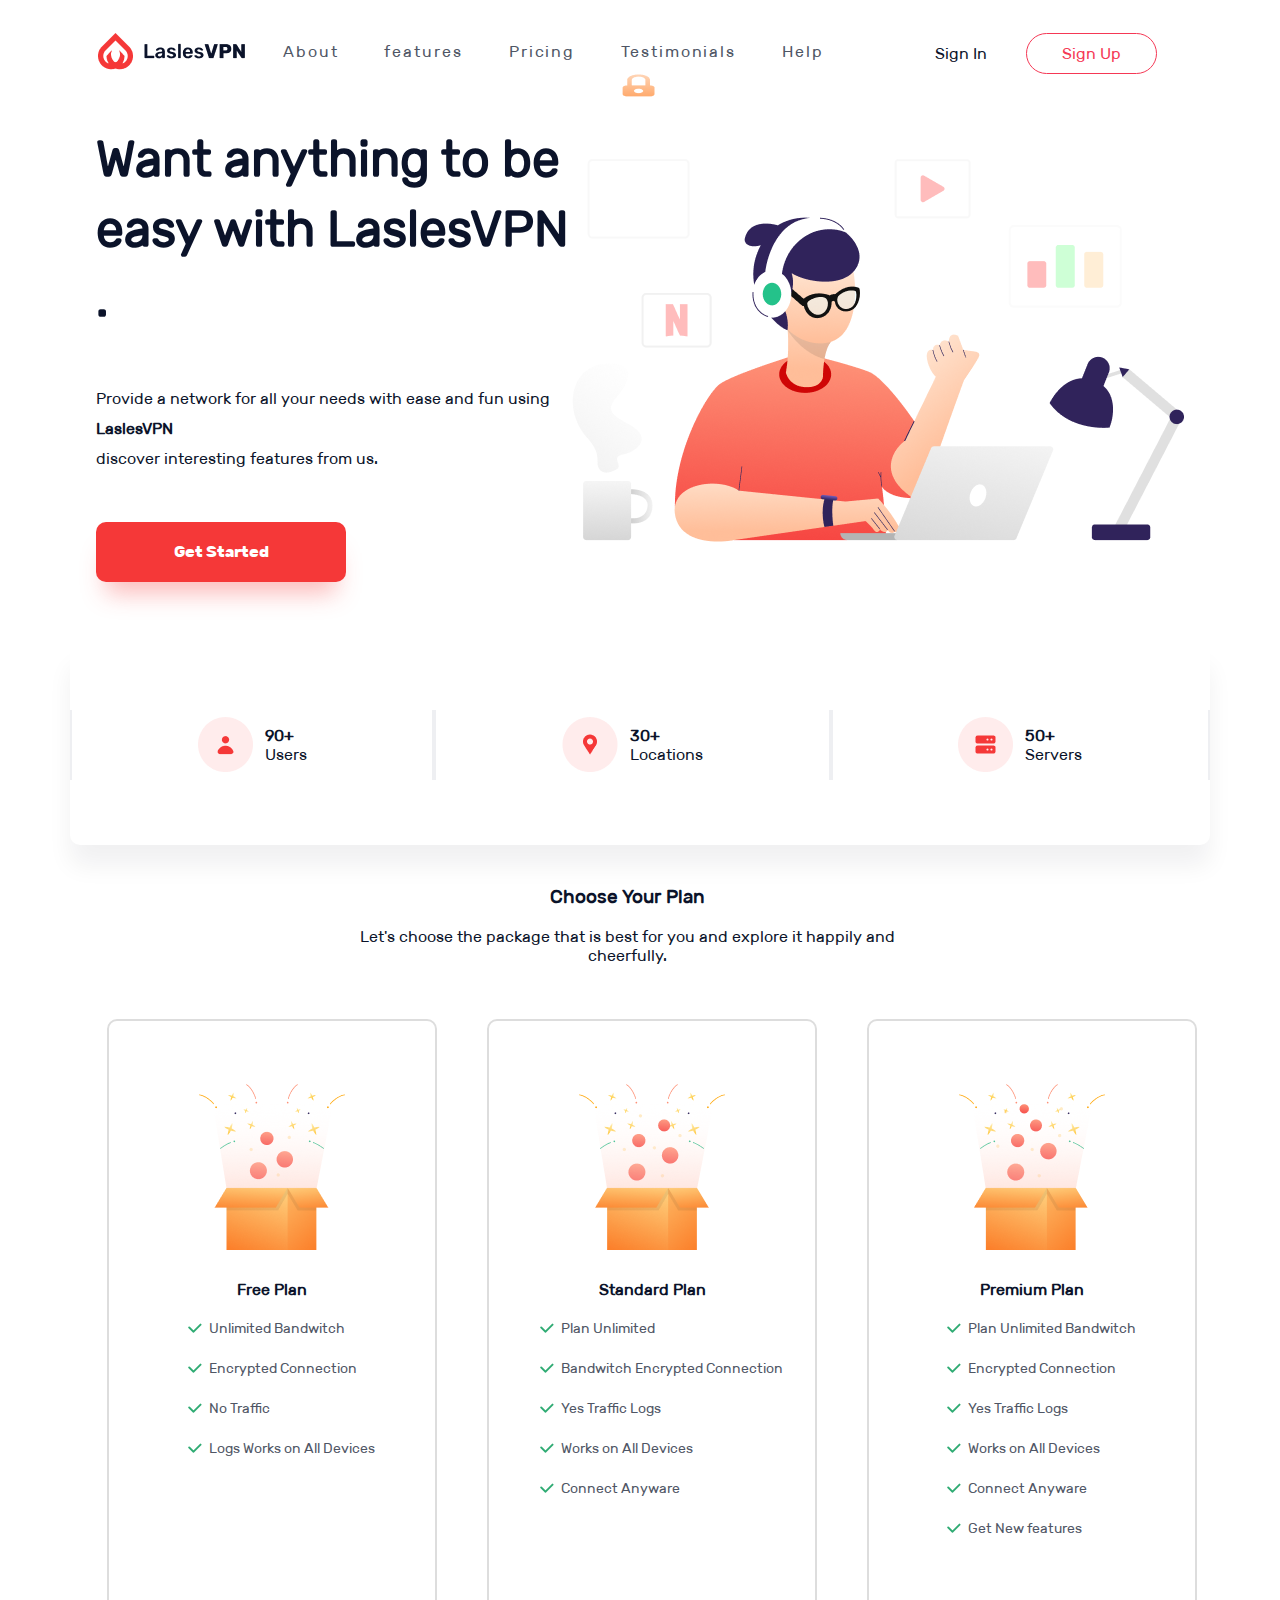
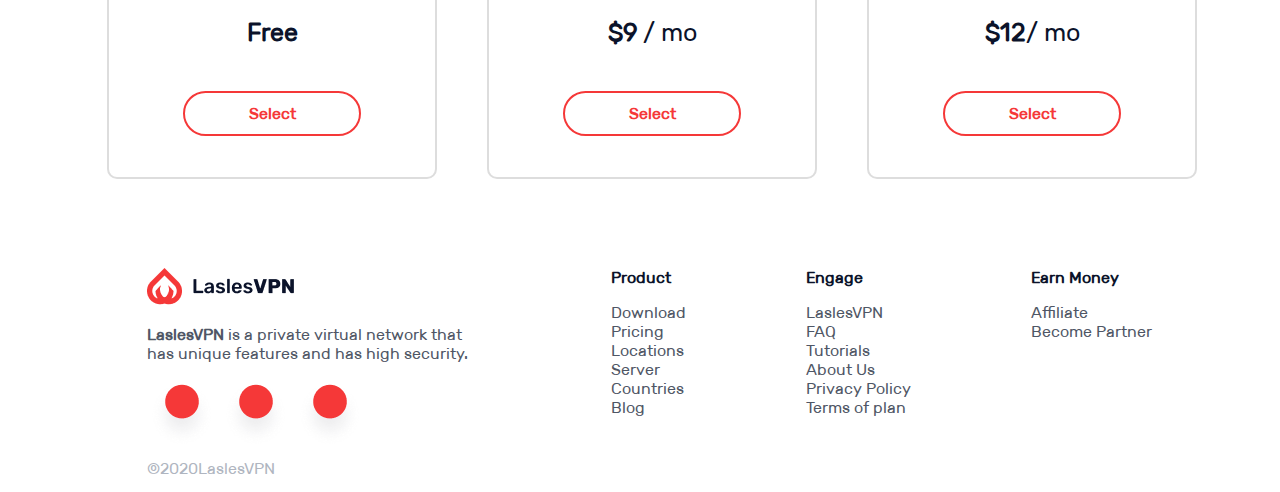
<file: lw3(1)/index.html>
<!DOCTYPE html>
<html>
  <head>
    <title>LaslesVPN</title>
    <link rel="stylesheet" href="css/style.css" />
  </head>
  <body>
    <header class="header">
      <div class="header-logo">
        <img src="images/logo.png" alt="logo" />
      </div>
      <div class="header-menu">
        <div class="header-menu__item">
          <a href="#">About</a>
        </div>
        <div class="header-menu__item">
          <a href="#">features</a>
        </div>
        <div class="header-menu__item">
          <a href="#">Pricing</a>
        </div>
        <div class="header-menu__item">
          <a href="#">Testimonials</a>
        </div>
        <div class="header-menu__item">
          <a href="#">Help</a>
        </div>
      </div>
      <div class="header-authorization">
        <div class="header-authorization__item">
          <button class="buttons">Sign In</button>
        </div>
        <div class="header-authorization__item">
          <button class="buttons header-authorization-sign__button">
            Sign Up
          </button>
        </div>
      </div>
    </header>
    <div class="intro">
      <div class="intro-container">
        <div class="intro-info">
          <h3 class="intro-info__title">
            Want anything to be<br />
            easy with <strong>LaslesVPN</strong> .
          </h3>
          <div class="intro-info__subtitle">
            Provide a network for all your needs with ease and fun using
            <strong>LaslesVPN</strong><br />
            discover interesting features from us.<br />
          </div>
          <button class="buttons intro__button">Get Started</button>
        </div>
        <span class="intro__images"
          ><img src="images/main.png" alt="logo"
        /></span>
      </div>
      <div class="features">
        <div class="features__container">
          <div class="features__item">
            <img src="images/user.png" alt="logo" />
            <p class="features__item__text"><strong>90+</strong><br />Users</p>
          </div>
          <div class="features__item">
            <img src="images/location.png" alt="logo" />
            <p class="features__item__text">
              <strong>30+</strong><br />Locations
            </p>
          </div>
          <div class="features__item">
            <img src="images/Server.png" alt="logo" />
            <p class="features__item__text">
              <strong>50+</strong><br />Servers
            </p>
          </div>
        </div>
      </div>
    </div>
    <div class="plan">
      <div class="plan-intro">
        <h3 class="plan-intro__title">Choose Your Plan</h3>
        Let's choose the package that is best for you and explore it happily
        and<br />
        cheerfully.
      </div>
      <div class="plan-selection">
        <div class="plan-selection__element">
          <span class="plan-selection__image"
            ><img src="images/free.png" alt="logo"
          /></span>
          <strong>Free Plan</strong>
          <ul class="plan-selection__features ">
            <li class="plan-selection__features_item">Unlimited Bandwitch</li>
            <li class="plan-selection__features_item">Encrypted Connection</li>
            <li class="plan-selection__features_item">No Traffic</li>
            <li class="plan-selection__features_item">
              Logs Works on All Devices
            </li>
          </ul>
          <span class="plan-selection__price">
            <p><strong>Free</strong></p>
            <button class="buttons plan__button">Select</button>
          </span>
        </div>
        <div class="plan-selection__element">
          <span class="plan-selection__image"
            ><img src="images/Standard.png" alt="logo"
          /></span>
          <strong>Standard Plan</strong>
          <ul class="plan-selection__features ">
            <li class="plan-selection__features_item">Plan Unlimited</li>
            <li class="plan-selection__features_item">
              Bandwitch Encrypted Connection
            </li>
            <li class="plan-selection__features_item">Yes Traffic Logs</li>
            <li class="plan-selection__features_item">Works on All Devices</li>
            <li class="plan-selection__features_item">Connect Anyware</li>
          </ul>
          <span class="plan-selection__price">
            <p><strong>$9</strong> / mo</p>
            <button class="buttons plan__button">Select</button>
          </span>
        </div>
        <div class="plan-selection__element">
          <span class="plan-selection__image"
            ><img src="images/Premium.png" alt="logo"
          /></span>
            <strong>Premium Plan</strong>
            <ul class="plan-selection__features">
              <li class="plan-selection__features_item">
                Plan Unlimited Bandwitch
              </li>
              <li class="plan-selection__features_item">Encrypted Connection</li>
              <li class="plan-selection__features_item">Yes Traffic Logs</li>
              <li class="plan-selection__features_item">Works on All Devices</li>
              <li class="plan-selection__features_item">Connect Anyware</li>
              <li class="plan-selection__features_item">Get New features</li>
            </ul>
            <span class="plan-selection__price"
              ><p><strong>$12</strong>/ mo</p>
              <button class="buttons plan__button">Select</button>
            </span>
          </li>
        </div>
      </div>
    </div>
    <footer>
      <div class="footer-info">
        <span class="footer-info__logo"
          ><img src="images/logo.png" alt="logo"
        /></span>
        <p>
          <strong>LaslesVPN</strong> is a private virtual network that<br />
          has unique features and has high security.
        </p>
        <span class="footer-info-dots">
          <img src="images/dot.png" alt="logo" />
          <img src="images/dot.png" alt="logo" />
          <img src="images/dot.png" alt="logo" />
        </span>
        <span class="footer-info__copyright">©2020LaslesVPN</span>
      </div>
      <div class="footer-lists">
        <div class="footer-lists-links">
          <b>Product</b>
          <a href="#">
            <ul class="footer-list">
              <li class="footer-lists-links__item">Download</li>
              <li class="footer-lists-links__item">Pricing</li>
              <li class="footer-lists-links__item">Locations</li>
              <li class="footer-lists-links__item">Server</li>
              <li class="footer-lists-links__item">Countries</li>
              <li class="footer-lists-links__item">Blog</li>
            </ul>
          </a>
        </div>
        <div class="footer-lists-links">
          <b>Engage</b>
          <a href="#">
            <ul class="footer-list">
              <li class="footer-lists-links__item">LaslesVPN</li>
              <li class="footer-lists-links__item">FAQ</li>
              <li class="footer-lists-links__item">Tutorials</li>
              <li class="footer-lists-links__item">About Us</li>
              <li class="footer-lists-links__item">Privacy Policy</li>
              <li class="footer-lists-links__item">Terms of plan</li>
            </ul>
          </a>
        </div>
        <div class="footer-lists-links">
          <b>Earn Money</b>
          <a href="#">
            <ul class="footer-list">
              <li class="footer-lists-links__item">Affiliate</li>
              <li class="footer-lists-links__item">Become Partner</li>
            </ul>
          </a>
        </div>
      </div>
    </footer>
  </body>
</html>
</file>
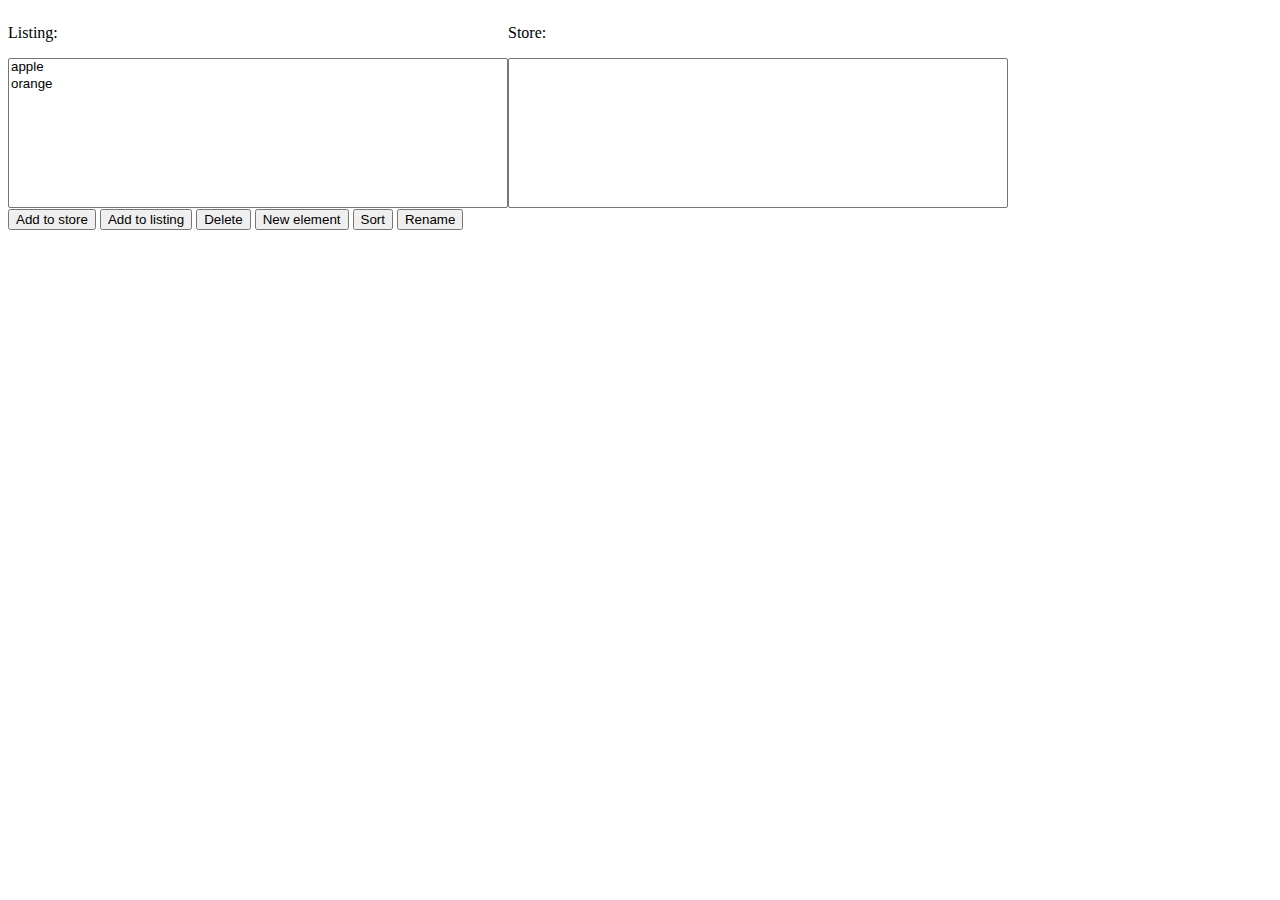
<file: lw3(2)/index.html>
<!DOCTYPE html>
<html>
<head>
  <title>lw3</title>
  <link rel="stylesheet" href="css/style.css" />
</head>
<body>
  <script src="script.js"></script> 
  <div class="app">
  <div class="listing-block">
    <p>Listing:</p>
    <select size="10" class="listing-select">
      <option>apple</option>
      <option>orange</option>
    </select>
  </div>
  <div class="store-block">
    <p>Store:</p>
    <select size="10" class="store-select">
    </select>
  </div>
</div>
<button id="add-button">
  Add to store
</button>
<button id="add-listing-button">
  Add to listing 
</button>
<button id="delete-button">
  Delete
</button>
<button id="new-element-button">
  New element
</button>
<button id="sort-button">
  Sort
</button>
<button id="rename-button">
  Rename
</button>
</body>
</html>
</file>
<file: lw3(1)/css/style.css>
@font-face {
  font-family: Rubik-Light;
  src: url(../fonts/Rubik-Regular.ttf);
}
@font-face {
  font-family: Rubik-Black;
  src: url(../fonts/Rubik-Black.ttf);
}
@font-face {
  font-family: Rubik-Bold;
  src: url(../fonts/Rubik-Bold.ttf);
}
body {
  font-family: Rubik-Light;
}
a {
  text-decoration: none;
  color: #4f5665;
}
.header {
  padding-left: 6%;
  padding-top: 2%;
  padding-right: 8%;
  display: flex;
  justify-content: space-around;
}
.header-menu {
  margin: 0.8%;
  padding: 0;
  position: relative;
  font-family: Rubik-Light;
  font-style: normal;
  font-weight: normal;
  letter-spacing: 0.12em;
}
.header-menu__item {
  font-style: normal;
  font-weight: normal;
  font-size: 16px;
  line-height: 19px;
  display: inline-block;
  position: relative;
  text-align: center;
}
.header-menu__item:after {
  content: "";
  display: inline;
  margin: 20px;
}
.header-authorization {
  padding: 0;
}
.header-authorization__item {
  display: inline-block;
}
.buttons {
  background-color: #fff;
  color: #0b132a;
  font-family: Rubik-Light;
  font-style: normal;
  font-weight: 500;
  font-size: 16px;
  line-height: 19px;
  border: none;
  box-sizing: border-box;
  padding: 10px 35px;
  border-radius: 50px;
}
.header-authorization-sign__button {
  color: #f53855;
  border: 1px solid #f53855;
  box-sizing: border-box;
  padding: 10px 35px;
  border-radius: 50px;
}
.buttons:hover {
  background-color: #000;
  color: white;
}
.header-authorization-sign__button:hover {
  background-color: #f53855;
  color: white;
}
.intro {
  align-items:center;
  display: flex;
  flex-direction: column;
}
.intro-container {
  color: #0b132a;
  padding-left: 7%;
  padding-right: 7%;
  display: flex;
  justify-content: space-around;
}
.intro-info__title {
  position: relative;
  font-weight: bold;
  font-size: 50px;
  line-height: 70px;
}
.intro-info {
  font-style: normal;
  font-weight: normal;
  font-weight: 400;
  font-size: 16px;
  line-height: 30px;
}
.intro__button {
  margin-top: 10%;
  box-shadow: 0px 21px 25px -10px rgba(245, 56, 56, 0.35);
  width: 250px;
  height: 60px;
  font-family: Rubik-Bold;
  color: #fff;
  background: #f53838;
  border-radius: 10px;
}
.intro__button:hover {
  background-color: #fff;
  color: #f53855;
}
.features {
  margin-top: 5%;
  align-items:center;
  display: flex;
  position: relative;
  border-radius: 10px;
  box-shadow: 0px 21px 25px 0px rgba(13, 16, 37, 0.06);
  width: 1140px;
  height: 200px;
}
.features__container {
  box-sizing:  inherit;
  width: 1140px;
  height: 200px;
  align-items:center;
  height: 100%;
  color: #0b132a;
  padding-bottom: : 120%;
  display: flex;
  justify-content: center;
}
.features__item {
  display: flex;
  align-items: center;
  justify-content: center;
  flex-grow: 1;
}
.features__item {
  border-left: 2px solid #EEEFF2;
  border-right:  2px solid #EEEFF2;
  flex-grow: 2;
}
.features__item__text {
  margin-left: 12px;
}
.plan {
  padding-left: 6%;
  padding-right: 8%;
  flex-direction: column;
  display: flex;
  align-items: center;
  color: #0b132a;
}
.plan-intro {
  text-align: center;
  padding-top: 2%;
  padding-bottom: 5%;
}
.plan-selection {
  display: flex;
  justify-content: center;
}
.plan-selection__element {
  position: relative;
  margin-left: 50px;
  display: flex;
  flex-direction: column;
  align-items: center;
  flex-grow: 1;
  border: 2px solid #DDDDDD;
  box-sizing: border-box;
  border-radius: 10px;
  width: 330px;
  height: 760px;
  padding-top: 5.5%;
}
.plan-selection__image {
  margin-bottom: 8%;
}
.plan__button {
  font-weight: bold;
  margin-top: 10%;
  background: #FFFFFF;
  box-sizing: border-box;
  border: 2px solid #F53838;
  border-radius: 50px;
  width: 177.88px;
  height: 45px;
  color:  #F53838;
  
}
.plan__button:hover {
  background: #F53838;
  color: #FFFFFF;
  box-shadow: 0px 21px 25px -10px rgba(245, 56, 56, 0.35);
}
.plan-selection__element:hover {
  border-color:  #F53838;
}
.plan-selection__price{
  display: flex;
  flex-direction: column;
  text-align: center;
  bottom: 5.5%;
  position: absolute;
  font-style: normal;
  font-weight: 500;
  font-size: 25px;
  line-height: 30px;
}
.plan-selection__features  {
  font-family: Rubik-Light;
  font-style: normal;
  font-weight: normal;
  font-size: 14px;
  line-height: 30px;
  color: #4F5665;
  list-style-position: puside;
  list-style-image:url("../images/check .png");
}
.plan-selection__features_item {
  padding-bottom: 10px;
}
footer {
  color: #4F5665;
  font-family: Rubik-Light;
  margin-top: 5%;
  margin-left: 11%;
  padding-top: 2%;
  display: flex;

}
.footer-info {
  position: relative;
  display: flex;
  flex-direction: column;
  flex-grow: 1;
  
}
.footer-info__copyright {
  font-style: normal;
  font-weight: normal;
  font-size: 16px;
  line-height: 30px;
  color: #AFB5C0;
}
.footer-lists {
  position: relative;
  display: flex;
  justify-content: space-between;
  align-text: left;
}
.footer-lists-links {
  text-align: left;
}
.footer-list {
  list-style: none;
  padding-inline-start:0;
}
.footer-lists-links :after {
  content: "";
  padding-right: 120px;
}
.footer-lists-links b {
  color: #0B132A;
}
</file>
<file: lw3(2)/css/style.css>
.app {
  display: flex;
  flex-direction: row;
}

.listing-block select,
.store-block select {
  width: 500px;
  height: 150px;
}
</file>
